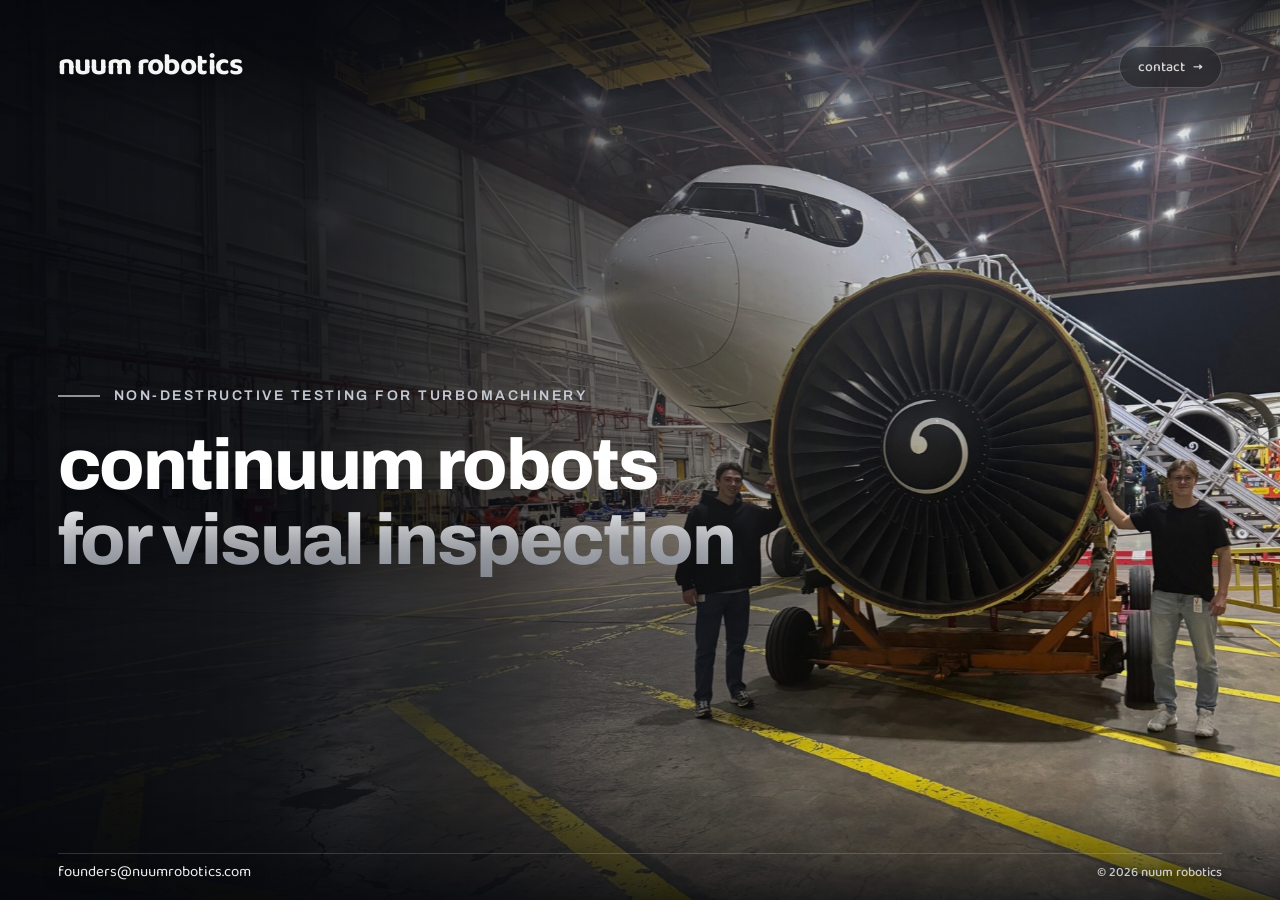
<file: index.html>
<!doctype html>
<html lang="en">
  <head>
    <meta charset="utf-8" />
    <meta name="viewport" content="width=device-width, initial-scale=1, viewport-fit=cover" />
    <meta name="theme-color" content="#000000" />
    <title>nuum robotics</title>
    <meta name="description" content="Snake-like robots for turbomachinery inspection" />
    <link rel="canonical" href="https://nuumrobotics.com/" />

    <meta property="og:type" content="website" />
    <meta property="og:site_name" content="nuum robotics" />
    <meta property="og:url" content="https://nuumrobotics.com/" />
    <meta property="og:title" content="nuum robotics" />
    <meta property="og:description" content="Snake-like robots for turbomachinery inspection" />
    <meta property="og:image" content="https://nuumrobotics.com/assets/hangar-v3.jpg" />
    <meta property="og:image:width" content="2295" />
    <meta property="og:image:height" content="1291" />

    <meta name="twitter:card" content="summary_large_image" />
    <meta name="twitter:title" content="nuum robotics" />
    <meta name="twitter:description" content="Snake-like robots for turbomachinery inspection" />
    <meta name="twitter:image" content="https://nuumrobotics.com/assets/hangar-v3.jpg" />

    <link rel="preconnect" href="https://fonts.googleapis.com" />
    <link rel="preconnect" href="https://fonts.gstatic.com" crossorigin />
    <link href="https://fonts.googleapis.com/css2?family=Baloo+2:wght@400;500;600;700;800&family=Archivo:wght@400;500;600;700;800;900&display=swap" rel="stylesheet" />
    <link rel="stylesheet" href="styles.css" />
    <link rel="icon" href="/favicon.ico?v=nr-20260822b" sizes="any" />
    <link rel="icon" type="image/svg+xml" href="/favicon.svg?v=nr-20260822b" />
    <link rel="icon" type="image/png" sizes="96x96" href="/favicon-96x96.png?v=nr-20260822b" />
    <link rel="apple-touch-icon" href="/apple-touch-icon.png?v=nr-20260822b" />
    <link rel="manifest" href="/site.webmanifest?v=nr-20260822b" />
    <script type="application/ld+json">
      {
        "@context": "https://schema.org",
        "@type": "Organization",
        "name": "nuum robotics",
        "url": "https://nuumrobotics.com/",
        "logo": "https://nuumrobotics.com/icon-512.png",
        "description": "Snake-like robots for turbomachinery inspection",
        "email": "founders@nuumrobotics.com"
      }
    </script>
  </head>
  <body>
    <div class="bg-base" aria-hidden="true"></div>

    <div class="photo-hero">
      <img
        class="photo-hero-img"
        src="assets/hangar-v3.jpg"
        alt="Two nuum robotics founders standing beside a CFM56 turbofan engine on a maintenance cart inside a wide aircraft hangar at night"
      />
      <div class="scrim scrim-left" aria-hidden="true"></div>
      <div class="scrim scrim-top" aria-hidden="true"></div>
      <div class="scrim scrim-bottom" aria-hidden="true"></div>
    </div>

    <header class="nav">
      <a class="brand" href="/" aria-label="nuum robotics home">nuum robotics</a>
      <a class="nav-cta" href="mailto:founders@nuumrobotics.com">contact <span aria-hidden="true">→</span></a>
    </header>

    <main class="hero">
      <div class="hero-text">
        <p class="eyebrow">
          <span class="eyebrow-dash" aria-hidden="true"></span>
          <span class="eyebrow-text">non-destructive testing for turbomachinery</span>
        </p>
        <h1>
          <span class="line">continuum robots</span>
          <span class="line line-2">for visual inspection</span>
        </h1>
        <p class="sub">non-destructive testing for turbine engines</p>
      </div>
    </main>

    <footer class="foot">
      <div class="foot-inner">
        <a href="mailto:founders@nuumrobotics.com">founders@nuumrobotics.com</a>
        <span class="muted">© <span id="year"></span> nuum robotics</span>
      </div>
    </footer>

    <script src="script.js" defer></script>
  </body>
</html>
</file>
<file: styles.css>
:root {
  --bg: #050505;
  --fg: #f5f5f5;
  --fg-dim: #a8a8a8;
  --fg-mute: #6a6a6a;
  --line: rgba(255, 255, 255, 0.1);
  --line-strong: rgba(255, 255, 255, 0.2);
  --font: "Baloo 2", system-ui, -apple-system, BlinkMacSystemFont, sans-serif;
  --font-hero: "Archivo", system-ui, -apple-system, sans-serif;
  --pad-x: clamp(20px, 5vw, 64px);
  --pad-x-desktop: clamp(24px, 4.5vw, 64px);
  --ease: cubic-bezier(0.22, 1, 0.36, 1);
}

* { box-sizing: border-box; }
html, body { margin: 0; padding: 0; height: 100%; overflow: hidden; }

body {
  background: #000;
  color: var(--fg);
  font-family: var(--font);
  font-weight: 400;
  font-size: 16px;
  line-height: 1.45;
  -webkit-font-smoothing: antialiased;
  -moz-osx-font-smoothing: grayscale;
  display: flex;
  flex-direction: column;
  min-height: 100svh;
  position: relative;
}

a { color: inherit; text-decoration: none; }
button { font-family: inherit; }

/* Base background — used on mobile; covered by the photo on desktop */
.bg-base {
  position: fixed;
  inset: 0;
  z-index: 0;
  pointer-events: none;
  background:
    radial-gradient(ellipse 80% 60% at 15% 0%, rgba(255, 255, 255, 0.03), transparent 60%),
    linear-gradient(180deg, #050505 0%, #000 100%);
}

/* Photo hero background — DESKTOP ONLY (hidden by default and on mobile) */
.photo-hero { display: none; }
.photo-hero-img,
.scrim {
  position: fixed;
  inset: 0;
  pointer-events: none;
}
.photo-hero-img {
  z-index: 0;
  width: 100%;
  height: 100%;
  object-fit: cover;
  object-position: 86% 55%;
  filter: brightness(0.9) saturate(0.95) contrast(1.05);
}
.scrim-left {
  z-index: 1;
  background: linear-gradient(
    90deg,
    rgba(5, 7, 12, 0.96) 0%,
    rgba(5, 7, 12, 0.88) 24%,
    rgba(5, 7, 12, 0.52) 46%,
    rgba(5, 7, 12, 0.1) 66%,
    rgba(5, 7, 12, 0) 80%
  );
}
.scrim-top {
  inset: 0 0 auto 0;
  height: 140px;
  z-index: 1;
  background: linear-gradient(180deg, rgba(5, 7, 12, 0.72) 0%, transparent 100%);
}
.scrim-bottom {
  inset: auto 0 0 0;
  height: 130px;
  z-index: 1;
  background: linear-gradient(0deg, rgba(5, 7, 12, 0.78) 0%, transparent 100%);
}

.nav, .hero, .foot { position: relative; z-index: 5; }

/* Nav */
.nav {
  display: flex;
  align-items: center;
  justify-content: space-between;
  padding: 22px var(--pad-x);
}
.brand {
  font-family: var(--font);
  font-weight: 700;
  font-size: 22px;
  letter-spacing: -0.015em;
  text-transform: lowercase;
  color: var(--fg);
}
.nav-cta {
  display: inline-flex;
  align-items: center;
  gap: 8px;
  font-size: 14px;
  font-weight: 500;
  color: var(--fg-dim);
  padding: 9px 16px;
  border: 1px solid var(--line);
  border-radius: 999px;
  background: rgba(0, 0, 0, 0.4);
  backdrop-filter: blur(8px);
  transition: color 0.25s var(--ease), background 0.25s var(--ease), border-color 0.25s var(--ease), transform 0.25s var(--ease);
}
.nav-cta:hover {
  color: var(--fg);
  background: rgba(255, 255, 255, 0.06);
  border-color: var(--line-strong);
  transform: translateY(-1px);
}

/* Hero */
.hero {
  flex: 1;
  display: flex;
  align-items: center;
  justify-content: center;
  text-align: center;
  padding: 0 var(--pad-x);
  max-width: 1280px;
  width: 100%;
  margin: 0 auto;
  min-height: 0;
}
.hero-text {
  display: flex;
  flex-direction: column;
  align-items: center;
  gap: 22px;
}

/* Eyebrow — desktop only */
.eyebrow { display: none; }

h1 {
  font-family: var(--font);
  font-weight: 700;
  font-size: clamp(40px, 6.4vw, 80px);
  line-height: 1.02;
  letter-spacing: -0.035em;
  margin: 0;
  text-transform: lowercase;
  background: linear-gradient(180deg, #ffffff 0%, #b8b8b8 100%);
  -webkit-background-clip: text;
  background-clip: text;
  -webkit-text-fill-color: transparent;
  animation: rise 0.9s var(--ease) 0.08s both;
  text-shadow: 0 2px 30px rgba(0, 0, 0, 0.6);
}
h1 .line { display: block; white-space: nowrap; }

.sub {
  font-size: clamp(15px, 1.4vw, 19px);
  font-weight: 400;
  color: var(--fg-dim);
  margin: 0;
  max-width: 520px;
  letter-spacing: -0.005em;
  animation: rise 0.9s var(--ease) 0.16s both;
}

/* Footer */
.foot {
  display: flex;
  justify-content: space-between;
  align-items: center;
  padding: 20px var(--pad-x);
  font-size: 13px;
  font-weight: 500;
  color: var(--fg-mute);
  flex-wrap: wrap;
  gap: 12px;
  border-top: 1px solid var(--line);
  background: rgba(0, 0, 0, 0.5);
  backdrop-filter: blur(6px);
}
.foot-inner { display: contents; }
.foot a {
  color: var(--fg-dim);
  font-size: 16px;
  font-weight: 600;
  transition: color 0.25s var(--ease);
}
.foot a:hover { color: var(--fg); }
.muted { color: var(--fg-mute); }

@keyframes rise {
  from { opacity: 0; transform: translateY(14px); }
  to { opacity: 1; transform: none; }
}
@keyframes lineRise {
  from { opacity: 0; transform: translateY(20px); }
  to { opacity: 1; transform: none; }
}
@keyframes fadeIn {
  from { opacity: 0; }
  to { opacity: 1; }
}
@keyframes photoIn {
  from { transform: scale(1.04); }
  to { transform: scale(1); }
}

/* ============ DESKTOP (> 640px) — photo hero redesign ============ */
@media (min-width: 641px) {
  .photo-hero { display: block; }
  .photo-hero-img {
    animation: photoIn 1.7s var(--ease) both;
    will-change: transform;
  }

  .nav {
    padding: clamp(30px, 5vh, 56px) var(--pad-x-desktop) 22px;
    animation: fadeIn 0.9s ease 0.15s both;
  }
  .brand {
    font-size: 30px;
    letter-spacing: -0.02em;
    text-shadow: 0 2px 20px rgba(0, 0, 0, 0.6);
  }
  .nav-cta {
    color: #d6d6d6;
    padding: 10px 18px;
    border-color: var(--line-strong);
    background: rgba(0, 0, 0, 0.32);
  }
  .nav-cta:hover {
    color: #fff;
    background: rgba(255, 255, 255, 0.09);
    border-color: rgba(255, 255, 255, 0.34);
  }

  .hero {
    max-width: none;
    margin: 0;
    justify-content: flex-start;
    text-align: left;
    padding: 0 var(--pad-x-desktop);
  }
  .hero-text {
    align-items: flex-start;
    max-width: 1300px;
  }

  .eyebrow {
    display: flex;
    align-items: center;
    gap: 14px;
    margin: 0;
    animation: fadeIn 0.9s ease 0.3s both;
  }
  .eyebrow-dash {
    display: block;
    flex: 0 0 auto;
    width: 42px;
    height: 2px;
    background: rgba(255, 255, 255, 0.55);
  }
  .eyebrow-text {
    font-family: var(--font-hero);
    font-size: 14px;
    font-weight: 600;
    letter-spacing: 0.18em;
    text-transform: uppercase;
    color: #c4c9d4;
  }

  h1 {
    font-family: var(--font-hero);
    font-weight: 800;
    font-size: clamp(40px, 5.6vw, 82px);
    line-height: 1.04;
    letter-spacing: -0.03em;
    background: none;
    -webkit-text-fill-color: #ffffff;
    color: #ffffff;
    text-shadow: 0 6px 50px rgba(0, 0, 0, 0.5);
    animation: none;
  }
  h1 .line {
    animation: lineRise 0.9s var(--ease) 0.34s both;
  }
  h1 .line-2 {
    animation-delay: 0.46s;
    background: linear-gradient(180deg, #ffffff 0%, #9aa0ac 100%);
    -webkit-background-clip: text;
    background-clip: text;
    -webkit-text-fill-color: transparent;
  }

  .sub { display: none; }

  .foot {
    display: block;
    background: none;
    backdrop-filter: none;
    border-top: none;
    padding: 0 var(--pad-x-desktop) clamp(12px, 1.8vh, 18px);
    animation: fadeIn 0.9s ease 0.7s both;
  }
  .foot-inner {
    display: flex;
    align-items: center;
    justify-content: space-between;
    flex-wrap: wrap;
    gap: 12px 24px;
    padding-top: 8px;
    border-top: 1px solid rgba(255, 255, 255, 0.16);
  }
  .foot a {
    color: #ededed;
    font-size: 15px;
    font-weight: 400;
    text-shadow: 0 2px 16px rgba(0, 0, 0, 0.8);
  }
  .foot .muted {
    color: #c9c9c9;
    font-size: 13px;
    font-weight: 500;
    text-shadow: 0 1px 10px rgba(0, 0, 0, 0.9);
  }
}

@media (max-height: 640px) {
  h1 { font-size: clamp(32px, 6vw, 56px); }
  .sub { font-size: 14px; }
}

/* MOBILE — clean centered static layout (unchanged) */
@media (max-width: 640px) {
  :root {
    --pad-x: 18px;
  }
  .bg-base {
    background:
      radial-gradient(ellipse 80% 60% at 15% 0%, rgba(255, 255, 255, 0.10), transparent 60%),
      radial-gradient(ellipse 70% 60% at 100% 100%, rgba(255, 255, 255, 0.05), transparent 55%),
      linear-gradient(180deg, #0a0a0a 0%, #030303 100%);
  }
  .nav {
    padding: 16px var(--pad-x);
  }
  .brand {
    font-size: 18px;
  }
  .nav-cta {
    font-size: 13px;
    padding: 7px 13px;
  }
  h1 {
    font-size: clamp(22px, 7vw, 56px);
    letter-spacing: -0.03em;
    line-height: 1.04;
  }
  .sub {
    font-size: 15px;
    padding: 0 8px;
  }
  .hero-text {
    gap: 16px;
  }
  .foot {
    padding: 18px var(--pad-x);
    justify-content: center;
    text-align: center;
    gap: 8px;
  }
  .foot a {
    font-size: 16px;
    font-weight: 600;
    color: var(--fg);
    flex: 1 1 100%;
  }
  .foot .muted {
    font-size: 12px;
    flex: 1 1 100%;
  }
}

/* Very small phones (≤360px) — iPhone SE, etc. */
@media (max-width: 360px) {
  h1 { font-size: 22px; }
  .brand { font-size: 17px; }
  .nav-cta { padding: 6px 11px; font-size: 12px; }
  .foot a { font-size: 15px; }
}

@media (prefers-reduced-motion: reduce) {
  h1, .sub, .nav, .eyebrow, .foot, .line, .photo-hero-img { animation: none; }
}
</file>
